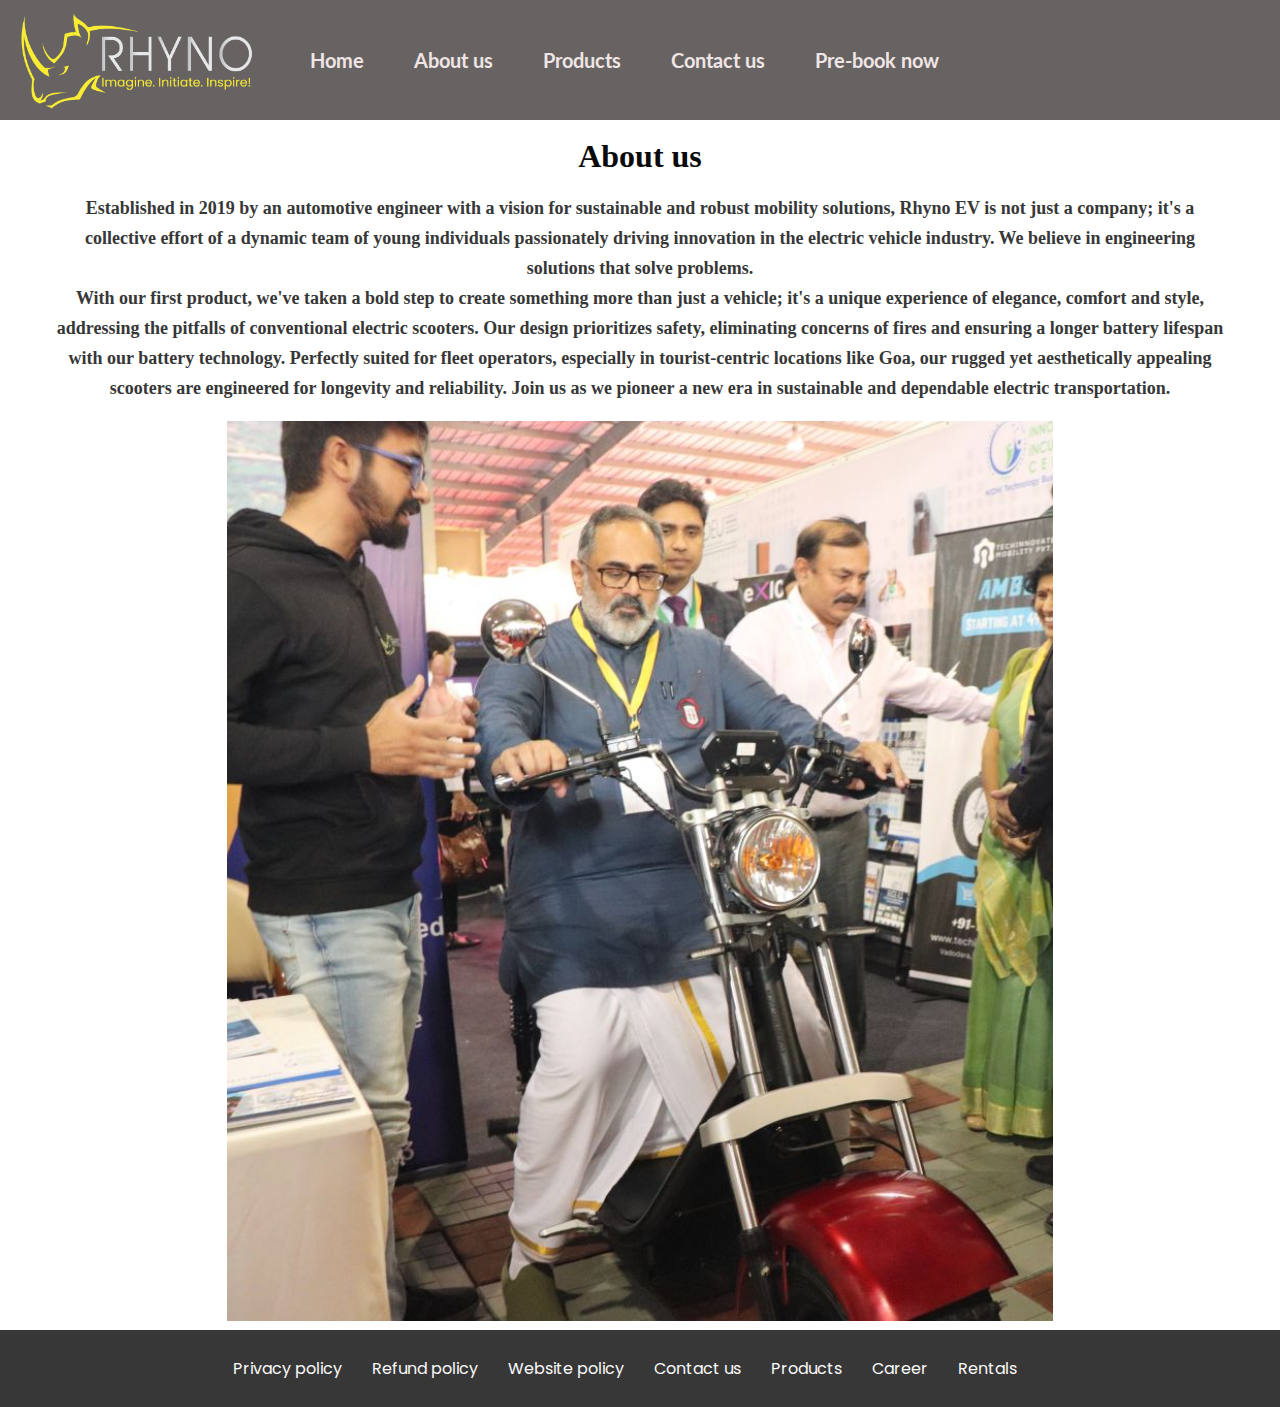
<file: Aboutus.html>
<!DOCTYPE html>
<html lang="en">
<head>
    <meta charset="UTF-8">
    <meta name="viewport" content="width=device-width, initial-scale=1.0">
    <title>RHYNO EV</title>
    <link rel="stylesheet" href="capstone.css">
    <link rel="preconnect" href="https://fonts.googleapis.com">
    <link rel="preconnect" href="https://fonts.gstatic.com" crossorigin>
    <link href="https://fonts.googleapis.com/css2?family=Lato&family=Protest+Riot&display=swap" rel="stylesheet">
    <link rel="stylesheet" href="https://cdnjs.cloudflare.com/ajax/libs/font-awesome/6.5.1/css/all.min.css" integrity="sha512-DTOQO9RWCH3ppGqcWaEA1BIZOC6xxalwEsw9c2QQeAIftl+Vegovlnee1c9QX4TctnWMn13TZye+giMm8e2LwA==" crossorigin="anonymous" referrerpolicy="no-referrer" />
    <link rel="preconnect" href="https://fonts.googleapis.com">
    <link rel="preconnect" href="https://fonts.gstatic.com" crossorigin>
    <link href="https://fonts.googleapis.com/css2?family=Lato&family=Poppins&family=Protest+Riot&display=swap" rel="stylesheet">
</head>
<style>
#AboutUs{
    font-family:calibri;
    line-height: 30px;
    font-size: large;
    font-weight: 700;

}
h1{
    font-size: xx-large;
    cursor: pointer;
    color:rgb(10, 10, 10);
    transition: .5s;

}
h1:hover{
    color: #616161b8;
    text-shadow: 0 0 2px grey;
}
.photo{
    width:auto;
height: auto;
overflow: hidden;
}
.photo img{
    width: 70%;
    height: 70%;
    object-fit: cover;
    transition: transform 400ms;
}
.photo:hover img{
transform: scale(1.1)}
</style>
<body>
    <nav>
        <img src="Logo with imagine initiate inspire.png" alt="Error" width="270" height="120" >
        <div class="navigation">
            
            <ul>
                <i class="fa-solid fa-xmark"></i>
                
        <i class="fa-solid fa-bars"></i>
                <li><a href="capstone.html" target="_parent">Home</a></li>
                <li><a href="#" target="_parent">About us</a></li>
                <li><a href="Products.html" target="_parent">Products</a></li>
                <li><a href="ContactUs.html">Contact us</a></li>
                <li><a href="payment.html">Pre-book now</a></li>
                <li><a href="https://www.instagram.com/rhyno.in?igsh=MXFwb2VkcnN1bWlhNw==" target="_blank"><i class="fa-brands fa-instagram"></i></a></li>
                <li><a href="https://www.linkedin.com/company/rhyno-wheels/" target="_blank"><i class="fa-brands fa-linkedin-in"></i></a></li>
            </ul>
        </div>
    </nav>
    <section id="AboutUs">
        <h1>About us</h1>
        <p>Established in 2019 by an automotive engineer with a vision for sustainable and robust
            mobility solutions, Rhyno EV is not just a company; it's a collective effort of a dynamic team
            of young individuals passionately driving innovation in the electric vehicle industry. We
            believe in engineering solutions that solve problems.<br>
            With our first product, we've taken a bold step to create something more than just a vehicle;
            it's a unique experience of elegance, comfort and style, addressing the pitfalls of
            conventional electric scooters. Our design prioritizes safety, eliminating concerns of fires and
            ensuring a longer battery lifespan with our battery technology. Perfectly suited for fleet
            operators, especially in tourist-centric locations like Goa, our rugged yet aesthetically
            appealing scooters are engineered for longevity and reliability. Join us as we pioneer a new
            era in sustainable and dependable electric transportation.</p>
            
        <div class="photo">
            <img src="about.jpeg" alt="error" width="500px" height="550px">
        </div>
    </section>
    <footer>
        <div class="footer">
            <ul>
                <li><a href="">Privacy policy</a></li>
                <li><a href="">Refund policy</a></li>
                <li><a href="">Website policy</a></li>
                <li><a href="ContactUs.html" target="_parent">Contact us</a></li>
                <li><a href="Products.html" target="_parent">Products</a></li>
                <li><a href="https://www.linkedin.com/company/rhyno-wheels/" target="_blank">Career</a></li>
                <li><a href="Rentals.html">Rentals</a></li>
                <li><a href="https://www.instagram.com/rhyno.in?igsh=MXFwb2VkcnN1bWlhNw==" target="_blank"><i class="fa-brands fa-instagram"></i></a></li>
                <li><a href="https://www.linkedin.com/company/rhyno-wheels/" target="_blank"><i class="fa-brands fa-linkedin-in"></i></a></li>
            </ul>
        </div>
    </footer>
</body>
</html>
</file>
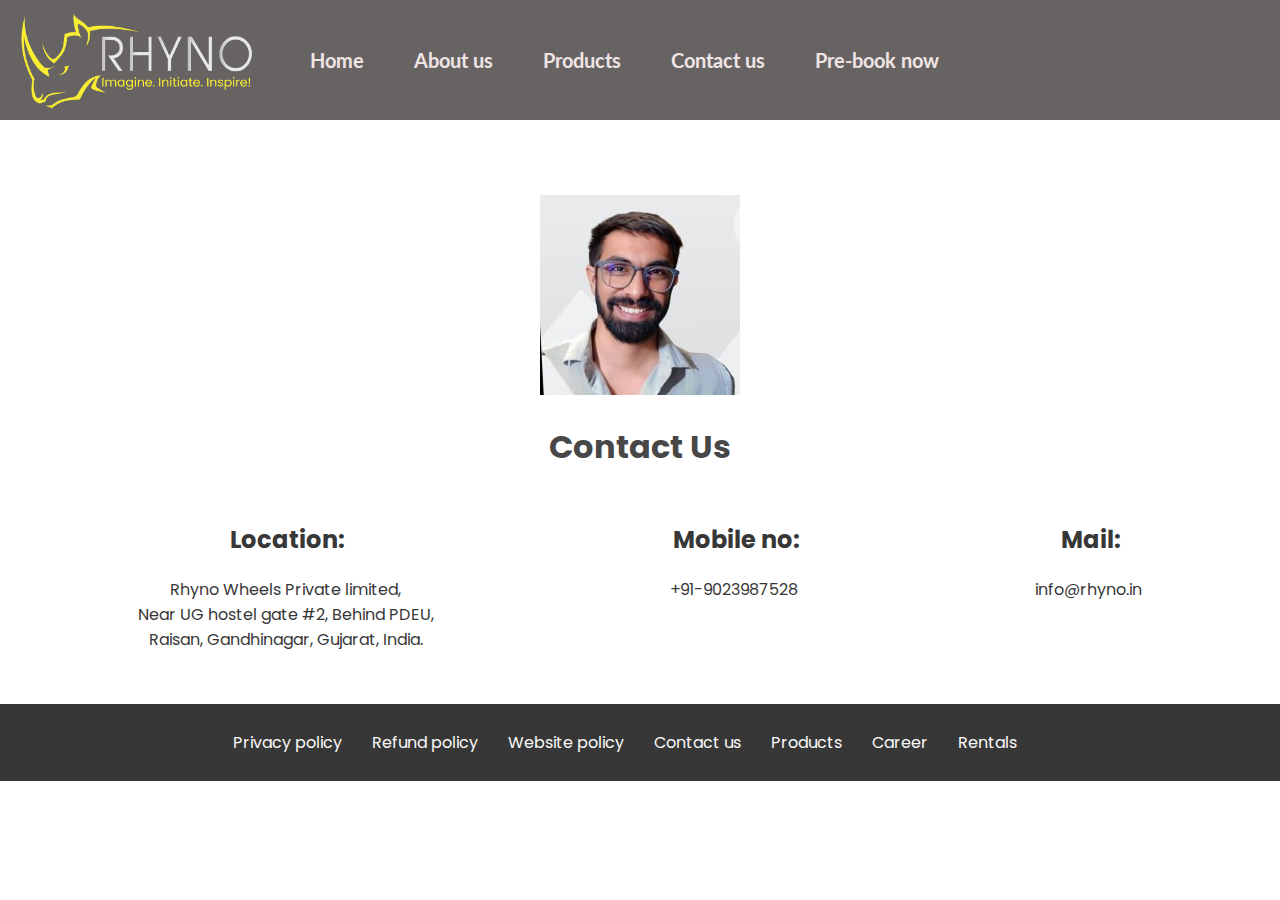
<file: contactUs.html>
<!DOCTYPE html>
<html lang="en">
<head>
    <meta charset="UTF-8">
    <meta name="viewport" content="width=device-width, initial-scale=1.0">
    <title>RHYNO EV</title>
    <link rel="stylesheet" href="capstone.css">
    <link rel="preconnect" href="https://fonts.googleapis.com">
    <link rel="preconnect" href="https://fonts.gstatic.com" crossorigin>
    <link href="https://fonts.googleapis.com/css2?family=Lato&family=Protest+Riot&display=swap" rel="stylesheet">
    <link rel="stylesheet" href="https://cdnjs.cloudflare.com/ajax/libs/font-awesome/6.5.1/css/all.min.css" integrity="sha512-DTOQO9RWCH3ppGqcWaEA1BIZOC6xxalwEsw9c2QQeAIftl+Vegovlnee1c9QX4TctnWMn13TZye+giMm8e2LwA==" crossorigin="anonymous" referrerpolicy="no-referrer" />
    <link rel="preconnect" href="https://fonts.googleapis.com">
    <link rel="preconnect" href="https://fonts.gstatic.com" crossorigin>
    <link href="https://fonts.googleapis.com/css2?family=Lato&family=Poppins&family=Protest+Riot&display=swap" rel="stylesheet">
</head>
<body>
    <nav>
        <img src="Logo with imagine initiate inspire.png" alt="Error" width="270" height="120" >
        <div class="navigation">
            
            <ul>
                <i class="fa-solid fa-xmark"></i>
                
        <i class="fa-solid fa-bars"></i>
                <li><a href="capstone.html" target="_parent">Home</a></li>
                <li><a href="AboutUs.html" target="#content">About us</a></li>
                <li><a href="Products.html" target="_parent">Products</a></li>
                <li><a href="#">Contact us</a></li>
                <li><a href="payment.html">Pre-book now</a></li>
                <li><a href="https://www.instagram.com/rhyno.in?igsh=MXFwb2VkcnN1bWlhNw==" target="_blank"><i class="fa-brands fa-instagram"></i></a></li>
                <li><a href="https://www.linkedin.com/company/rhyno-wheels/" target="_blank"><i class="fa-brands fa-linkedin-in"></i></a></li>
            </ul>
        </div>
    </nav>
    <section id="ContactUs">
        <br><br><br>
        <img src="contact.jpeg" alt="error">
        <h1>Contact Us</h1>
        <ul>
            <li><i class="icon fa-solid fa-location-dot"></i>&nbsp<b>Location:</b>
                <p>
                     Rhyno Wheels Private limited,
                    <br>Near UG hostel gate #2, Behind PDEU,
                    <br>Raisan, Gandhinagar, Gujarat, India.
                </p></li>
            <li><i class="icon fa-solid fa-phone"></i>&nbsp<b>Mobile no: </b>
                <p>
                    <a href="tel:+91-9023987528">+91-9023987528</a>
                </p></li>
            <li><i class="icon fa-regular fa-envelope"></i>&nbsp<b>Mail: </b>
                <p><a href="mailto:Mail: info@rhyno.in">info@rhyno.in</a>
                </p></li>
        </ul>
    </section>    
    <footer>
        <div class="footer">
            <ul>
                <li><a href="">Privacy policy</a></li>
                <li><a href="">Refund policy</a></li>
                <li><a href="">Website policy</a></li>
                <li><a href="ContactUs.html" target="_parent">Contact us</a></li>
                <li><a href="Products.html" target="_parent">Products</a></li>
                <li><a href="https://www.linkedin.com/company/rhyno-wheels/" target="_blank">Career</a></li>
                <li><a href="Rentals.html">Rentals</a></li>
                <li><a href="https://www.instagram.com/rhyno.in?igsh=MXFwb2VkcnN1bWlhNw==" target="_blank"><i class="fa-brands fa-instagram"></i></a></li>
                <li><a href="https://www.linkedin.com/company/rhyno-wheels/" target="_blank"><i class="fa-brands fa-linkedin-in"></i></a></li>
            </ul>
        </div>
    </footer>
</body>
</html>
</file>
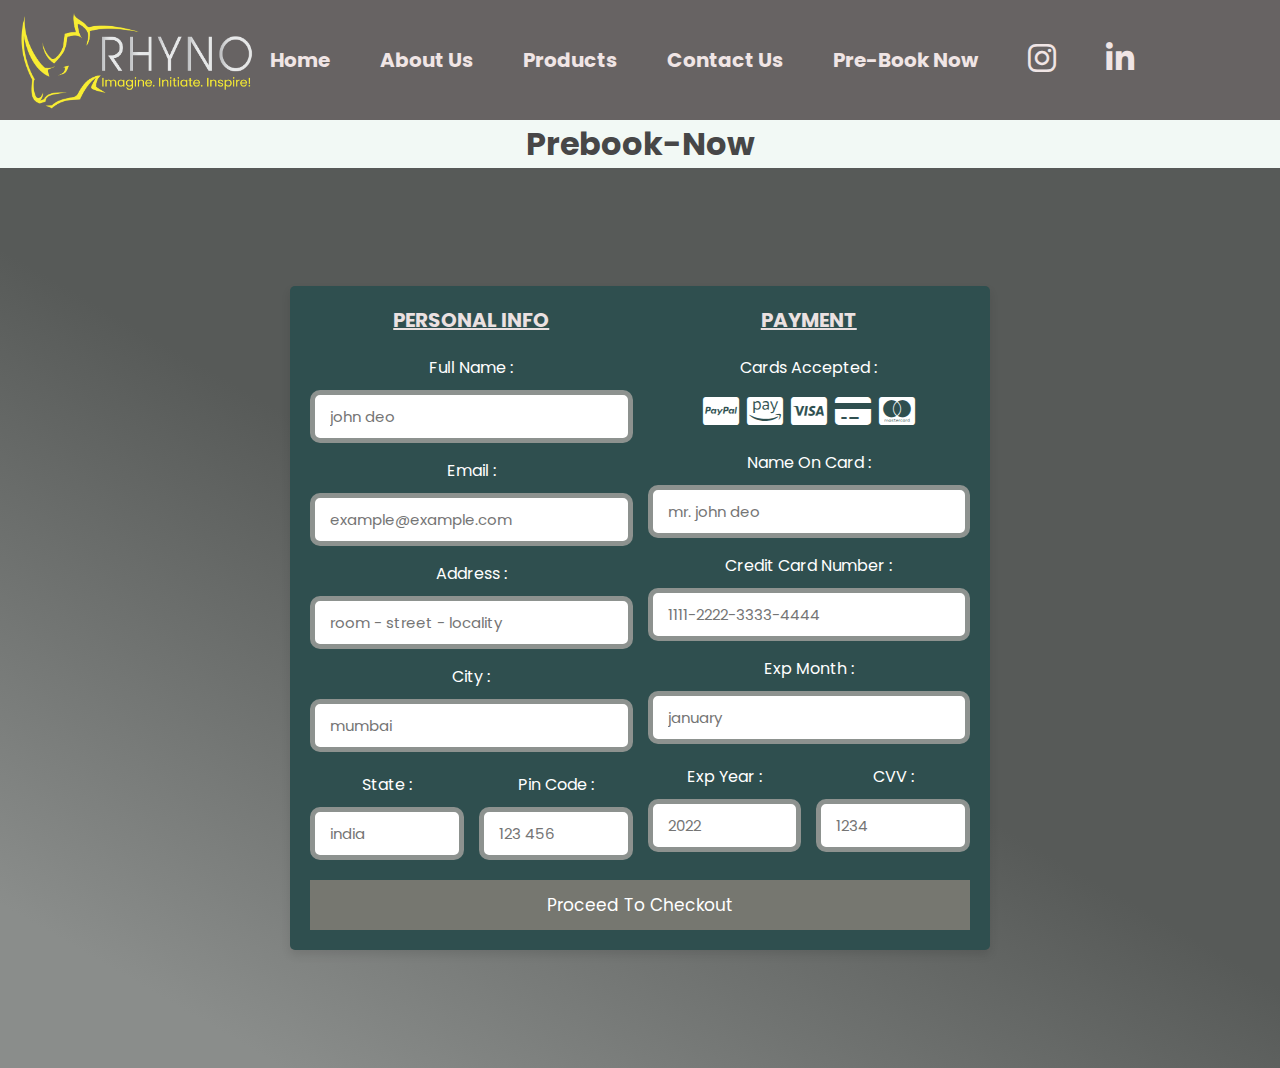
<file: payment.html>
<!DOCTYPE html>
<html lang="en">
<head>
    <meta charset="UTF-8">
    <meta http-equiv="X-UA-Compatible" content="IE=edge">
    <meta name="viewport" content="width=device-width, initial-scale=1.0">
    
    <!-- custom css file link  -->
    <link rel="stylesheet" href="paystyle.css">
    <link href="https://cdnjs.cloudflare.com/ajax/libs/font-awesome/6.5.2/css/all.min.css" rel="stylesheet">
    <link rel="stylesheet" href="capstone.css">
    <link rel="preconnect" href="https://fonts.googleapis.com">
    <link rel="preconnect" href="https://fonts.gstatic.com" crossorigin>
    <link href="https://fonts.googleapis.com/css2?family=Lato&family=Protest+Riot&display=swap" rel="stylesheet">
    <link rel="stylesheet" href="https://cdnjs.cloudflare.com/ajax/libs/font-awesome/6.5.1/css/all.min.css" integrity="sha512-DTOQO9RWCH3ppGqcWaEA1BIZOC6xxalwEsw9c2QQeAIftl+Vegovlnee1c9QX4TctnWMn13TZye+giMm8e2LwA==" crossorigin="anonymous" referrerpolicy="no-referrer" />
    <link rel="preconnect" href="https://fonts.googleapis.com">
    <link rel="preconnect" href="https://fonts.gstatic.com" crossorigin>
    <link href="https://fonts.googleapis.com/css2?family=Lato&family=Poppins&family=Protest+Riot&display=swap" rel="stylesheet">

</head>
<body>
    <nav>
        <img src="Logo with imagine initiate inspire.png" alt="Error" width="270" height="120" >
        <div class="navigation">
            <ul>
                <li><a href="capstone.html" target="_parent">Home</a></li>
                <li><a href="Aboutus.html" target="_parent">About us</a></li>
                <li><a href="products.html" target="_parent">Products</a></li>
                <li><a href="ContactUs.html">Contact us</a></li>
                <li><a href="#">Pre-book now</a></li>
                <li><a href="https://www.instagram.com/rhyno.in?igsh=MXFwb2VkcnN1bWlhNw==" target="_blank"><i class="fa-brands fa-instagram "></i></a></li>
                <li><a href="https://www.linkedin.com/company/rhyno-wheels/" target="_blank"><i class="fa-brands fa-linkedin-in "></i></a></li>
            </ul>
        </div>
    </nav>
    <h1>Prebook-Now</h1>
    

<div class="container">

    <form action="">

        <div class="row">

            <div class="col">

                <h3 class="title">personal Info</h3>

                <div class="inputBox">
                    <span>full name :</span>
                    <input type="text" placeholder="john deo">
                </div>
                <div class="inputBox">
                    <span>email :</span>
                    <input type="email" placeholder="example@example.com">
                </div>
                <div class="inputBox">
                    <span>address :</span>
                    <input type="text" placeholder="room - street - locality">
                </div>
                <div class="inputBox">
                    <span>city :</span>
                    <input type="text" placeholder="mumbai">
                </div>

                <div class="flex">
                    <div class="inputBox">
                        <span>state :</span>
                        <input type="text" placeholder="india">
                    </div>
                    <div class="inputBox">
                        <span>pin code :</span>
                        <input type="text" placeholder="123 456">
                    </div>
                </div>

            </div>

            <div class="col">

                <h3 class="title">payment</h3>

                <div class="inputBox">
                    <span>cards accepted :</span>
                    <i class="fa-brands fa-cc-paypal icon"></i>
                    <i class="fa-brands fa-cc-amazon-pay icon"></i>
                    <i class="fa-brands fa-cc-visa icon"></i>
                    <i class="fa-solid fa-credit-card icon"></i>
                    <i class="fa-brands fa-cc-mastercard icon"></i>
                    
                    
                    <!-- <img src="image.png" alt=""> -->
                </div>
                <div class="inputBox">
                    <span>name on card :</span>
                    <input type="text" placeholder="mr. john deo">
                </div>
                <div class="inputBox">
                    <span>credit card number :</span>
                    <input type="number" placeholder="1111-2222-3333-4444">
                </div>
                <div class="inputBox">
                    <span>exp month :</span>
                    <input type="text" placeholder="january">
                </div>

                <div class="flex">
                    <div class="inputBox">
                        <span>exp year :</span>
                        <input type="number" placeholder="2022">
                    </div>
                    <div class="inputBox">
                        <span>CVV :</span>
                        <input type="text" placeholder="1234">
                    </div>
                </div>

            </div>
    
        </div>

        <input type="submit" value="proceed to checkout" class="submit-btn">

    </form>

</div>    
    
</body>
</html>
</file>
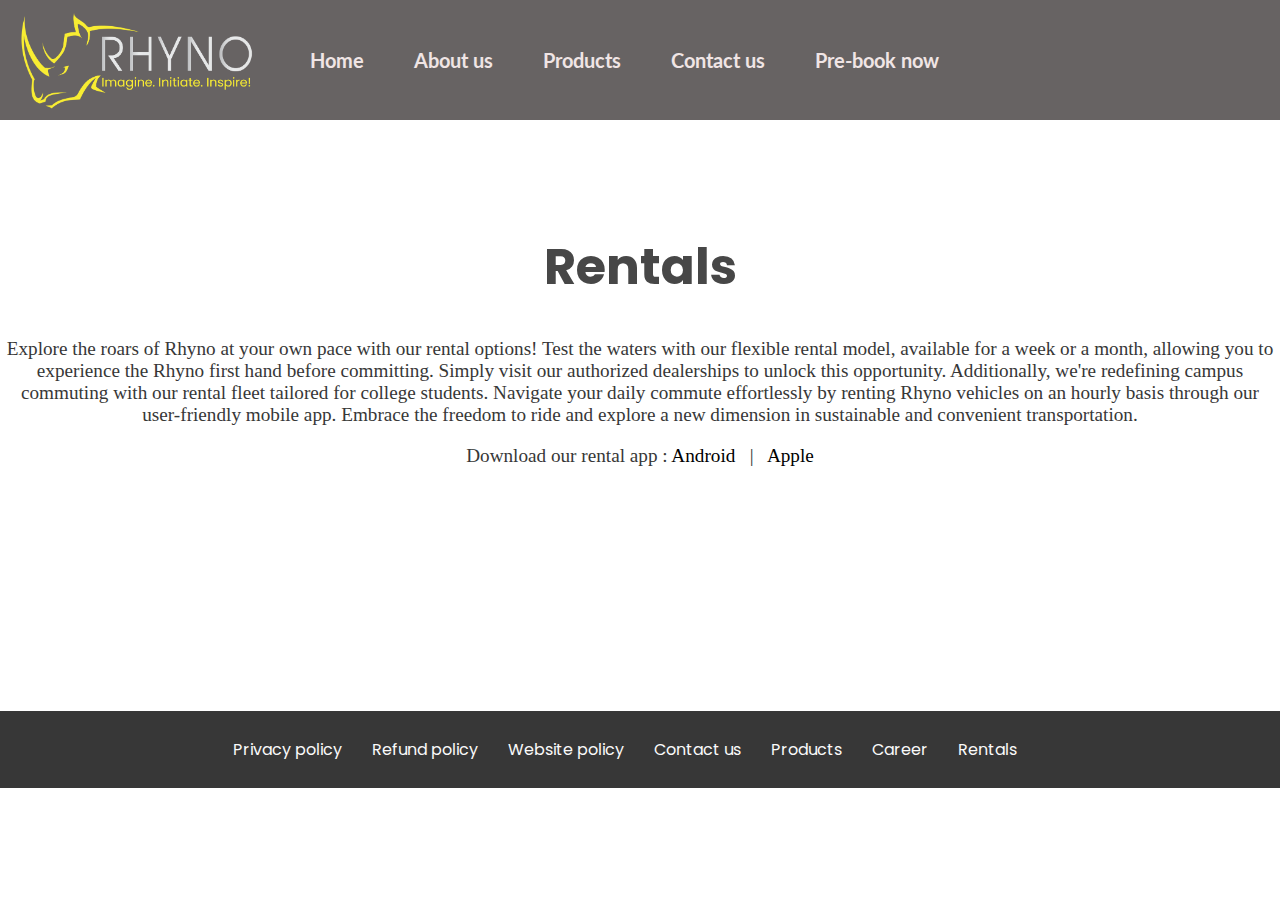
<file: Rentals.html>
<!DOCTYPE html>
<html lang="en">
<head>
    <meta charset="UTF-8">
    <meta name="viewport" content="width=device-width, initial-scale=1.0">
    <title>RHYNO EV</title>
    <link rel="stylesheet" href="capstone.css">
    <link rel="preconnect" href="https://fonts.googleapis.com">
    <link rel="preconnect" href="https://fonts.gstatic.com" crossorigin>
    <link href="https://fonts.googleapis.com/css2?family=Lato&family=Protest+Riot&display=swap" rel="stylesheet">
    <link rel="stylesheet" href="https://cdnjs.cloudflare.com/ajax/libs/font-awesome/6.5.1/css/all.min.css" integrity="sha512-DTOQO9RWCH3ppGqcWaEA1BIZOC6xxalwEsw9c2QQeAIftl+Vegovlnee1c9QX4TctnWMn13TZye+giMm8e2LwA==" crossorigin="anonymous" referrerpolicy="no-referrer" />
    <link rel="preconnect" href="https://fonts.googleapis.com">
    <link rel="preconnect" href="https://fonts.gstatic.com" crossorigin>
    <link href="https://fonts.googleapis.com/css2?family=Lato&family=Poppins&family=Protest+Riot&display=swap" rel="stylesheet">
    <style>
        body {
            text-align: center;
            
        }
        a{
            text-decoration: none;
            color: black;
        }
        a:hover{
            font-weight: bold;
        }
        h1{
            font-size: 50px;

        }
        p{
            font-family:calibr ;
            font-size: larger;
        }
    </style>
    
</head>
<body>
    <nav>
        <img src="Logo with imagine initiate inspire.png" alt="Error" width="270" height="120" >
        <div class="navigation">
            
            <ul>
                <li><a href="capstone.html" target="_parent">Home</a></li>
                <li><a href="AboutUs.html" target="#content">About us</a></li>
                <li><a href="Products.html" target="_parent">Products</a></li>
                <li><a href="ContactUs.html">Contact us</a></li>
                <li><a href="Payment.html">Pre-book now</a></li>
                <li><a href="https://www.instagram.com/rhyno.in?igsh=MXFwb2VkcnN1bWlhNw==" target="_blank"><i class="fa-brands fa-instagram"></i></a></li>
                <li><a href="https://www.linkedin.com/company/rhyno-wheels/" target="_blank"><i class="fa-brands fa-linkedin-in"></i></a></li>
            </ul>
        </div>
    </nav>
    <br><br><br>
    <div class="rentals">
        <h1>Rentals</h1>
        <p>Explore the roars of Rhyno at your own pace with our rental options! Test the waters with our flexible rental model, available for a week or a month, allowing you to experience the Rhyno first hand before committing. Simply visit our authorized dealerships to unlock this opportunity.
            Additionally, we're redefining campus commuting with our rental fleet tailored for college students. Navigate your daily commute effortlessly by renting Rhyno vehicles on an hourly basis through our user-friendly mobile app. Embrace the freedom to ride and explore a new dimension in sustainable and convenient transportation.
        </p>
        <p>Download our rental app : <a href="" target="_blank">Android <i class="fa-brands fa-android" ></i></a> &nbsp | &nbsp <a href="" target="_blank">Apple <i class="fa-brands fa-apple"></i></a></p>
    </div> 
    <br>
    <br><br><br><br><br><br> <br><br>
    <footer>
        <div class="footer">
            <ul>
                <li><a href="">Privacy policy</a></li>
                <li><a href="">Refund policy</a></li>
                <li><a href="">Website policy</a></li>
                <li><a href="ContactUs.html" target="_parent">Contact us</a></li>
                <li><a href="Products.html" target="_parent">Products</a></li>
                <li><a href="https://www.linkedin.com/company/rhyno-wheels/" target="_blank">Career</a></li>
                <li><a href="#">Rentals</a></li>
                <li><a href="https://www.instagram.com/rhyno.in?igsh=MXFwb2VkcnN1bWlhNw==" target="_blank"><i class="fa-brands fa-instagram"></i></a></li>
                <li><a href="https://www.linkedin.com/company/rhyno-wheels/" target="_blank"><i class="fa-brands fa-linkedin-in"></i></a></li>
            </ul>
        </div>
    </footer>
</body>
</html>
</file>
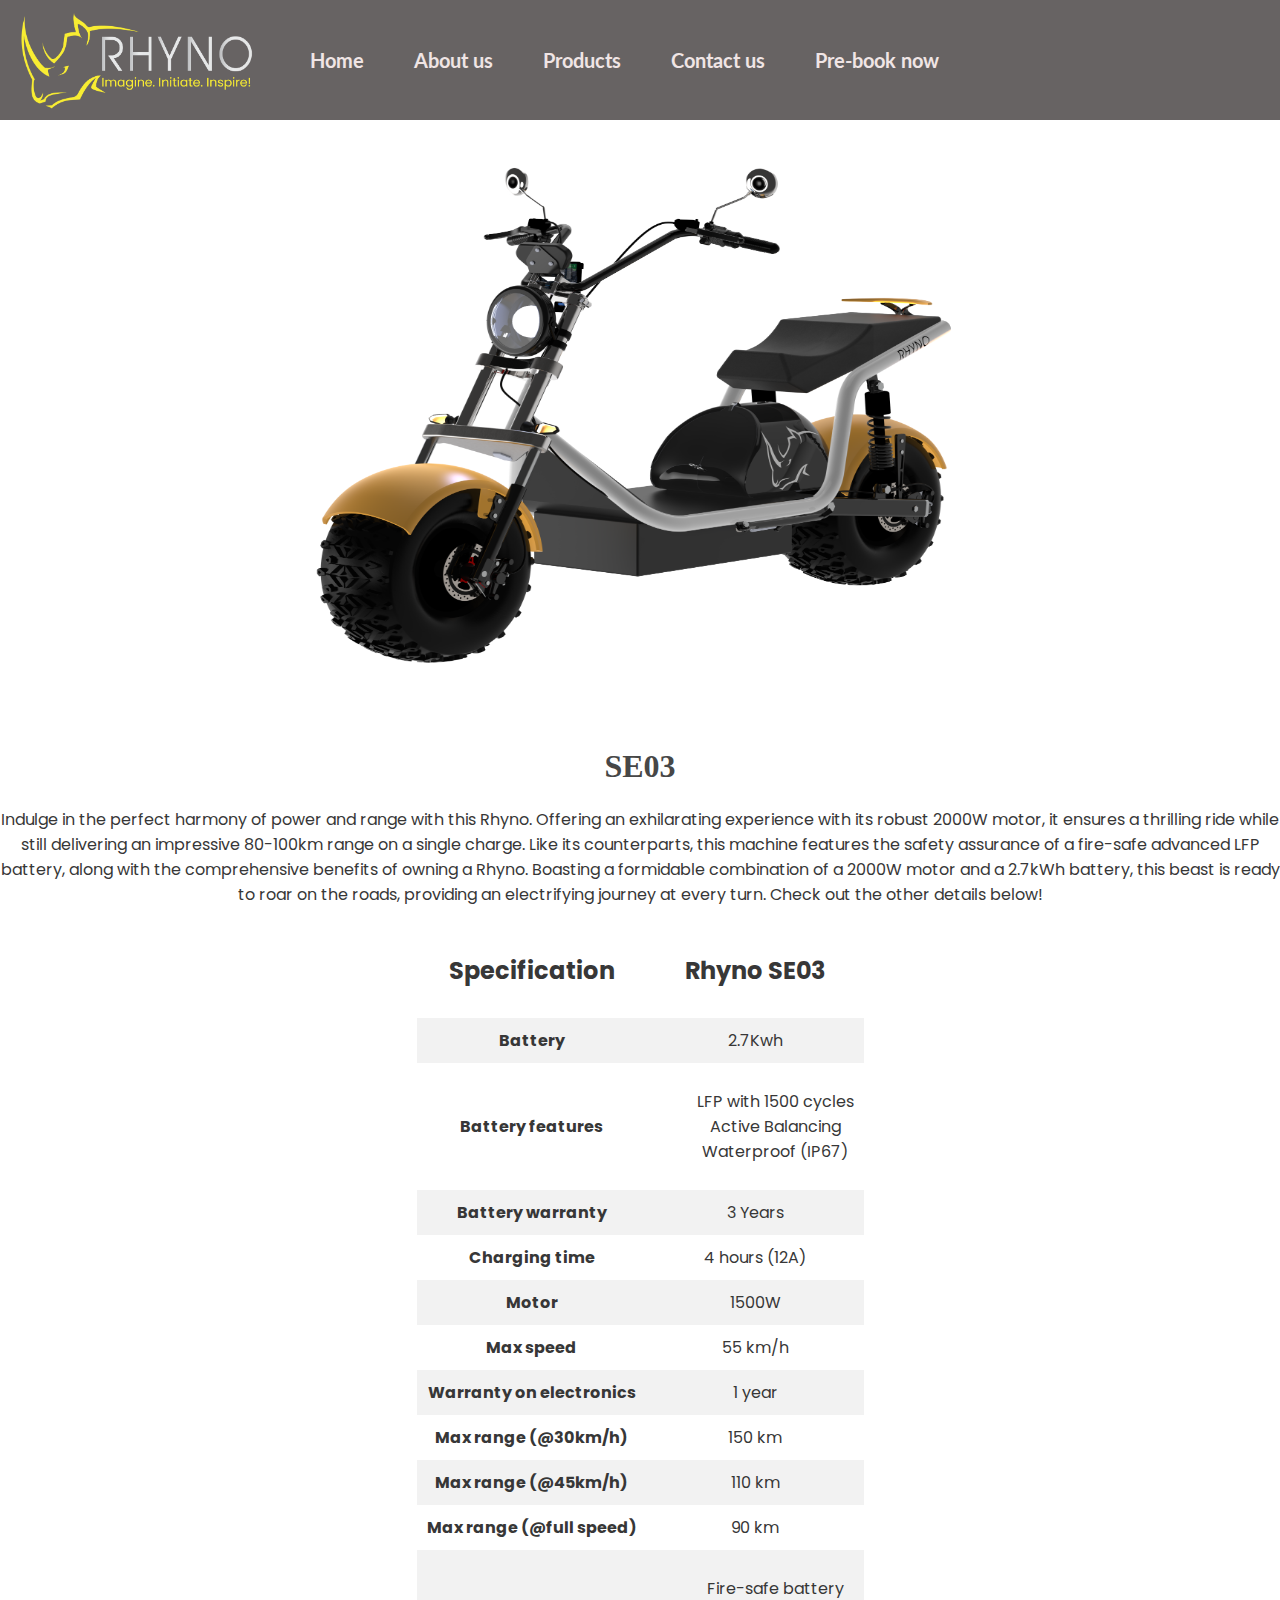
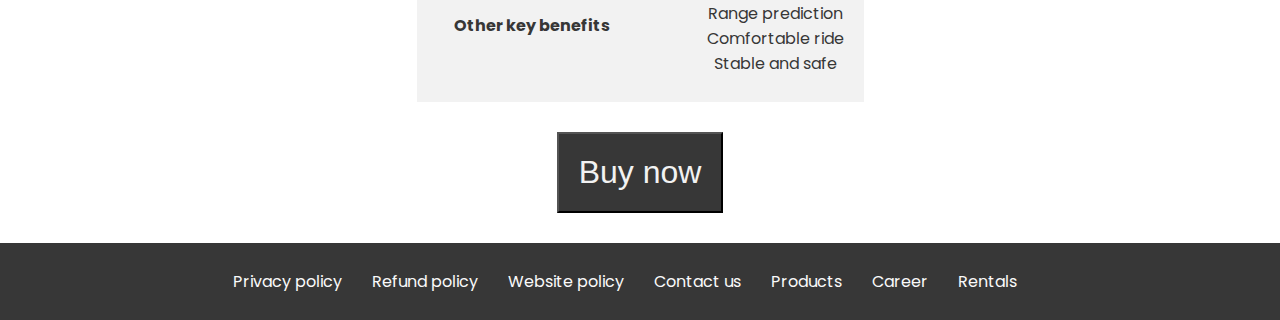
<file: SE30.html>
<!DOCTYPE html>
<html lang="en">
<head>
    <meta charset="UTF-8">
    <meta name="viewport" content="width=device-width, initial-scale=1.0">
    <title>RHYNO EV</title>
    <link rel="stylesheet" href="capstone.css">
    <link rel="preconnect" href="https://fonts.googleapis.com">
    <link rel="preconnect" href="https://fonts.gstatic.com" crossorigin>
    <link href="https://fonts.googleapis.com/css2?family=Lato&family=Protest+Riot&display=swap" rel="stylesheet">
    <link rel="stylesheet" href="https://cdnjs.cloudflare.com/ajax/libs/font-awesome/6.5.1/css/all.min.css" integrity="sha512-DTOQO9RWCH3ppGqcWaEA1BIZOC6xxalwEsw9c2QQeAIftl+Vegovlnee1c9QX4TctnWMn13TZye+giMm8e2LwA==" crossorigin="anonymous" referrerpolicy="no-referrer" />
    <link rel="preconnect" href="https://fonts.googleapis.com">
    <link rel="preconnect" href="https://fonts.gstatic.com" crossorigin>
    <link href="https://fonts.googleapis.com/css2?family=Lato&family=Poppins&family=Protest+Riot&display=swap" rel="stylesheet">
    <style>
        h1{
            font-family: calibr;
        }
        button{
            color: #f2f2f2;
            font-size:xx-large;
            margin: 30px;
            padding: 20px;
            background-color: #373737;
        }
        button:hover{
            color: #FFF225;
            cursor: pointer;
        }
        body{
            text-align: center;
        }
        ul li{
            list-style-type: none;
        }
        table{
            border-collapse: collapse;
        }
        tr td, tr th{
            text-align: center;
            padding: 10px;
        }
        tr:nth-child(even) {
            background-color: #f2f2f2; /* Alternate row background color */
        }
    </style>
</head>
<body>
    <nav>
        <img src="Logo with imagine initiate inspire.png" alt="Error" width="270" height="120" >
        <div class="navigation">
            
            <ul>
                <li><a href="capstone.html" target="_parent">Home</a></li>
                <li><a href="AboutUs.html" target="#content">About us</a></li>
                <li><a href="Products.html" target="_parent">Products</a></li>
                <li><a href="ContactUs.html">Contact us</a></li>
                <li><a href="Payments.html">Pre-book now</a></li>
                <li><a href="https://www.instagram.com/rhyno.in?igsh=MXFwb2VkcnN1bWlhNw==" target="_blank"><i class="fa-brands fa-instagram"></i></a></li>
                <li><a href="https://www.linkedin.com/company/rhyno-wheels/" target="_blank"><i class="fa-brands fa-linkedin-in"></i></a></li>
            </ul>
        </div>
    </nav>
    <div class="bgimage2">
        <center>
            <img src="golden.png" alt="error" height="600px" width="800px"></center>
    </div>
    <div class="SE03">
        <h1>SE03</h1>
        <p>Indulge in the perfect harmony of power and range with this Rhyno. Offering an exhilarating experience
             with its robust 2000W motor, it ensures a thrilling ride while still delivering an impressive 80-100km
              range on a single charge. Like its counterparts, this machine features the safety assurance of a 
              fire-safe advanced LFP battery, along with the comprehensive benefits of owning a Rhyno. Boasting 
              a formidable combination of a 2000W motor and a 2.7kWh battery, this beast is ready to roar on the
               roads, providing an electrifying journey at every turn. Check out the other details below!
        </p>
        <center><table>
            <tr>
                <th><h2>Specification</h2></th>
                <th><h2>Rhyno SE03</h2></th>
            </tr>
            <tr>
                <th>Battery</th>
                <td>2.7Kwh</td>
            </tr>
            <tr>
                <th>Battery features</th>
                <td>                   
                    <ul>
                        <li>LFP with 1500 cycles</li>
                        <li>Active Balancing</li>
                        <li>Waterproof (IP67)</li>
                    </ul>
                </td>
            </tr>
            <tr>
                <th>Battery warranty</th>
                <td>3 Years</td>
            </tr>
            <tr>
                <th>Charging time</th>
                <td>4 hours (12A)</td>
            </tr>
            <tr>
                <th>Motor</th>
                <td>1500W</td>
            </tr>
            <tr>
                <th>Max speed</th>
                <td>55 km/h</td>
            </tr>
            <tr>
                <th>Warranty on electronics</th>
                <td>1 year</td>
            </tr>
            <tr>
                <th>Max range (@30km/h)</th>
                <td>150 km</td>
            </tr>
            <tr>
                <th>Max range (@45km/h)</th>
                <td>110 km</td>
            </tr>
            <tr>
                <th>Max range (@full speed)</th>
                <td>90 km</td>
            </tr>
            <tr>
                <th>Other key benefits</th>
                <td>
                    <ul>
                        <li>Fire-safe battery</li>
                        <li>Range prediction</li>
                        <li>Comfortable ride</li>
                        <li>Stable and safe</li>
                    </ul>
                </td>
            </tr>
        </table></center>
        <button>Buy now</button>
    </div>   
    <footer>
        <div class="footer">
            <ul>
                <li><a href="">Privacy policy</a></li>
                <li><a href="">Refund policy</a></li>
                <li><a href="">Website policy</a></li>
                <li><a href="ContactUs.html" target="_parent">Contact us</a></li>
                <li><a href="Products.html" target="_parent">Products</a></li>
                <li><a href="https://www.linkedin.com/company/rhyno-wheels/" target="_blank">Career</a></li>
                <li><a href="Rentals.html">Rentals</a></li>
                <li><a href="https://www.instagram.com/rhyno.in?igsh=MXFwb2VkcnN1bWlhNw==" target="_blank"><i class="fa-brands fa-instagram"></i></a></li>
                <li><a href="https://www.linkedin.com/company/rhyno-wheels/" target="_blank"><i class="fa-brands fa-linkedin-in"></i></a></li>
            </ul>
        </div>
    </footer>
</body>
</html>
</file>
<file: capstone.css>
.grpimg
{
  
    margin-top: 20px;
    margin-left: 30px;
    margin-right: 50px;
  
}
body{
    margin: 0;
    font-family: 'Poppins', sans-serif;
    text-align: center;
    color: #373737;
    
}
/* .frontline p{
    font-size: xx-large;
    text-align: center;
} */
@import url('https://fonts.googleapis.com/css2?family=Poppins:wght@200;300;400;500;600;700&display=swap');

.wrapper{
  /* display: flex; */
  margin-top:20px; 
  
  
}
.wrapper .static-txt{
  color: #0e0c0c;
  font-size: xx-large;
  font-weight: 400;
  text-align: center;
  padding-left: 90px;
  font-family: lacto;
}
.wrapper .dynamic-txts{
  margin-right:0px;
  margin-top: 0%;
  margin: left 0px;
  margin-bottom: 10px;
;
  height: 90px;
  line-height: 90px;
  overflow: hidden;
}
.dynamic-txts li{
  list-style: none;
  font-family: calibr;
  
  color: black;

 
  font-size: 60px;
  font-weight: 500;
  position: relative;
  top: 0px;
  animation: slide 15s steps(4) infinite;
}

@keyframes slide {
  100%{
    top:-360px;
  }
}
.dynamic-txts li span{
   position: relative; 
  margin: 5px 0;
  line-height: 90px;
}
.dynamic-txts li span::after{
  content: "";
  position: absolute;
  left: 0;
  height: 100%;
  width: 100%;
  background: none;
  /* border-left: 3px solid #f4f0f0; */
  animation: typing 5s steps(10) infinite;
}
@keyframes typing {
  40%, 60%{
    left: calc(100% + 30px);
  }
  100%{
    left: 0;
  }
}
.c5 a{
    color: black;
}
/* body .bgimage{
    background-image: url(rhyno\ final.3.png);
    background-size: contain;
    background-repeat: no-repeat;
    position: relative;
    height: 80vh;
} */

nav{
    display: flex;
    flex-direction: row;
    height:10%;
    background-color: #676363;
    align-items: center;
    font-family: 'Lato',sans-serif;
    
}
.fa-instagram, .fa-linkedin-in{
    font-size:xx-large;
    
}
nav .navigation ul{
    display: flex;
    flex-direction: row;
    list-style: none;
    align-items: center;

}
nav .navigation ul li, select{
    margin-right: 50px;
    justify-content: center;
    font-size: 20px;
    font-weight: bold;
    color: #f6f2f2
}
select{
    border: none;
    appearance: none;
    background-color: #373737;
    
}
select option{
    padding: 10px;
}
select:hover{
    color: #FFF225;
    cursor: pointer;
}
option:hover{
    color: #FFF225;
    cursor: pointer;
}
nav .navigation ul li :hover{
    color: #FFF225;
    transition: .2s;
}
nav .navigation a{
    text-decoration: none;
    color: #f0e5e5;
}
#AboutUs{
    padding-left: 50px;
    padding-right:50px;
}

h1{
    font-size:xx-large;
    color: #474747;
}
.icon{
    font-size: xx-large;
}
#ContactUs ul{
    display: flex;
    flex-direction: row;
    justify-content:space-around;
    padding: 20px;
}
#ContactUs ul li{
    list-style: none;
}
#ContactUs ul li b{
    
    font-size: x-large;
}
#ContactUs a{
    text-decoration: none;
    color: #373737;
}
#ContactUs a:hover{
    font-weight: bold;
}
nav .fa-solid{
    display: none;
}
@media (max-width: 700px) {
    body{
        font-size: large;
    }
    nav .navigation ul {
        position: absolute;
        background-color: #373737;
        height: 100vh;
        width: 20px;
        top: 0;
        right: -200px;
        text-align: left;
         z-index: 2; 
        display: flex;
        flex-direction: column;
        align-items: flex-start;
    }
    nav .navigation ul li, select{
        padding: 10px;
    }
    nav ,.navigation .fa-solid{
        display: block;
        color: #FAFAFA;
        font-size: large;
        margin-right: 0;
    }
}
 footer {
    
    display: flex;
    flex-direction: row;
    justify-content:center ;
    align-items: center;
    position: relative;
    left: 0;
    bottom: 0;
    width: 100%;
    background-color: #373737;
    color: #FAFAFA;
    padding: 10px;
}
footer a{
    text-decoration: none;
    color: #FAFAFA;
}
footer ul{
    display: flex;
}
footer ul li{
    list-style-type: none;
    margin-right: 30px;
} 
footer ul li a:hover{
    color:#FFF225;

}
</file>
<file: paystyle.css>
@import url('https://fonts.googleapis.com/css2?family=Poppins:wght@100;300;400;500;600&display=swap');

*{
  font-family: 'Poppins', sans-serif;
  margin:0; padding:0;
  box-sizing: border-box;
  outline: none; border:none;
  text-transform: capitalize;
  transition: all .2s linear;
}

.container{
  display: flex;
  justify-content: center;
  align-items: center;
  padding:25px;
  min-height: 100vh;
  background: linear-gradient(30deg, #8a8d8b 10%, #575a58 50%);
}

.container form{
  padding:20px;
  width:700px;
  background-color:darkslategray;
  color: white;
  box-shadow: 0 5px 10px rgba(0,0,0,.1);
  border-radius: 5px;
}

.container form .row{
  display: flex;
  flex-wrap: wrap;
  gap:15px;
}

.container form .row .col{
  flex:1 1 250px;

}


.container form .row .col .title{
  font-size: 20px;
  color:#ebe1e1;
  padding-bottom: 5px;
  text-transform: uppercase;
  text-decoration: underline;
  line-height: 29px;
}

.container form .row .col .inputBox{
  margin:15px 0;
 
}

.container form .row .col .inputBox span{
  margin-bottom: 10px;
  display: block;
 
}

.container form .row .col .inputBox input{
  width: 100%;
  border-radius: 10px;

  border:5px solid #8d928f;
  padding:10px 15px;
  font-size: 15px;
  text-transform: none;
}

.container form .row .col .inputBox input:focus{
  border:1px solid #c5cdc7;
}

.container form .row .col .flex{
  display: flex;
  gap:15px;
}

.container form .row .col .flex .inputBox{
  margin-top: 5px;
}

/* .container form .row .col .inputBox */ .icon{
 width: 40px;
  height: 40px;
  margin-top: 5px;
  color:none;
  font-size: xx-large;
  
}

.container form .submit-btn{
  width: 100%;
  padding:12px;
  font-size: 17px;
  background: #767770;
  color:#fff;
  margin-top: 5px;
  cursor: pointer;
}

.container form .submit-btn:hover{
  background: #b9ccbf;
  color: black;
}
h1{
  text-align: center;
  background-color: #f2f9f5;
}
</file>
